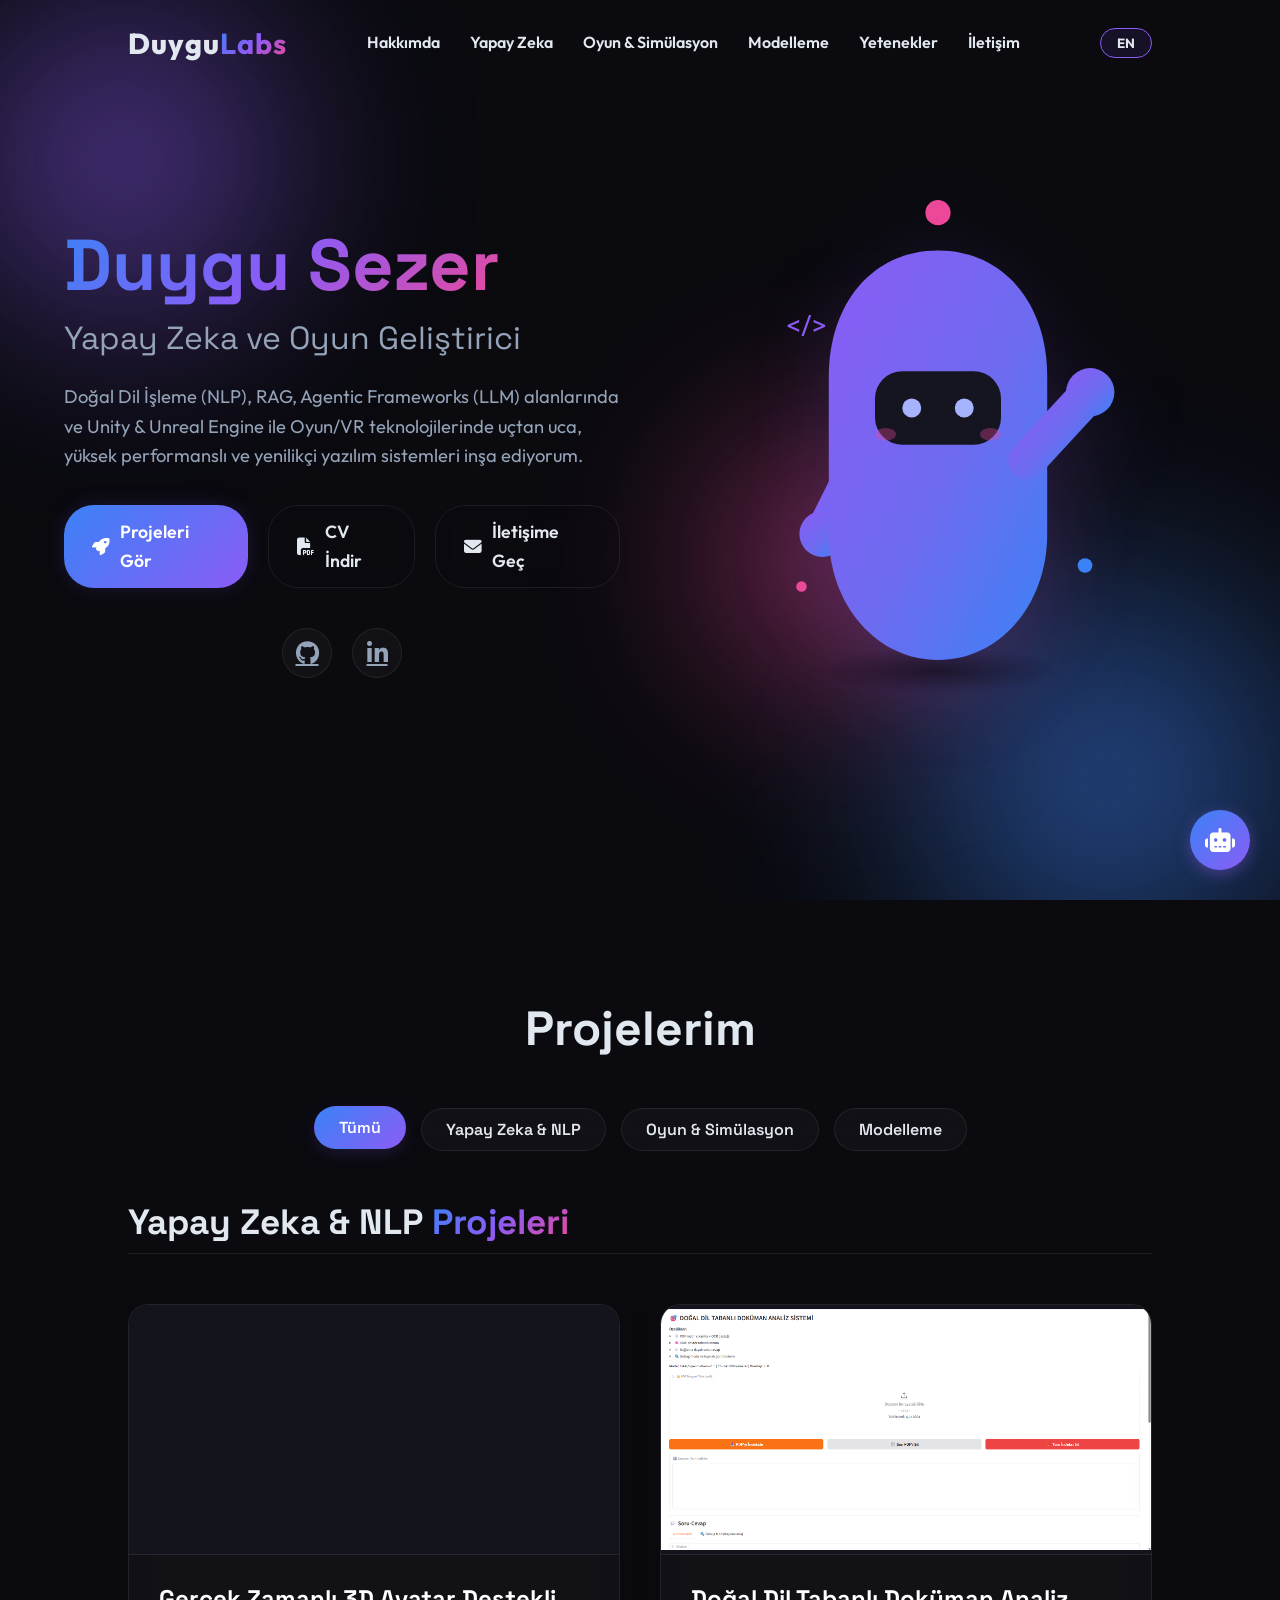
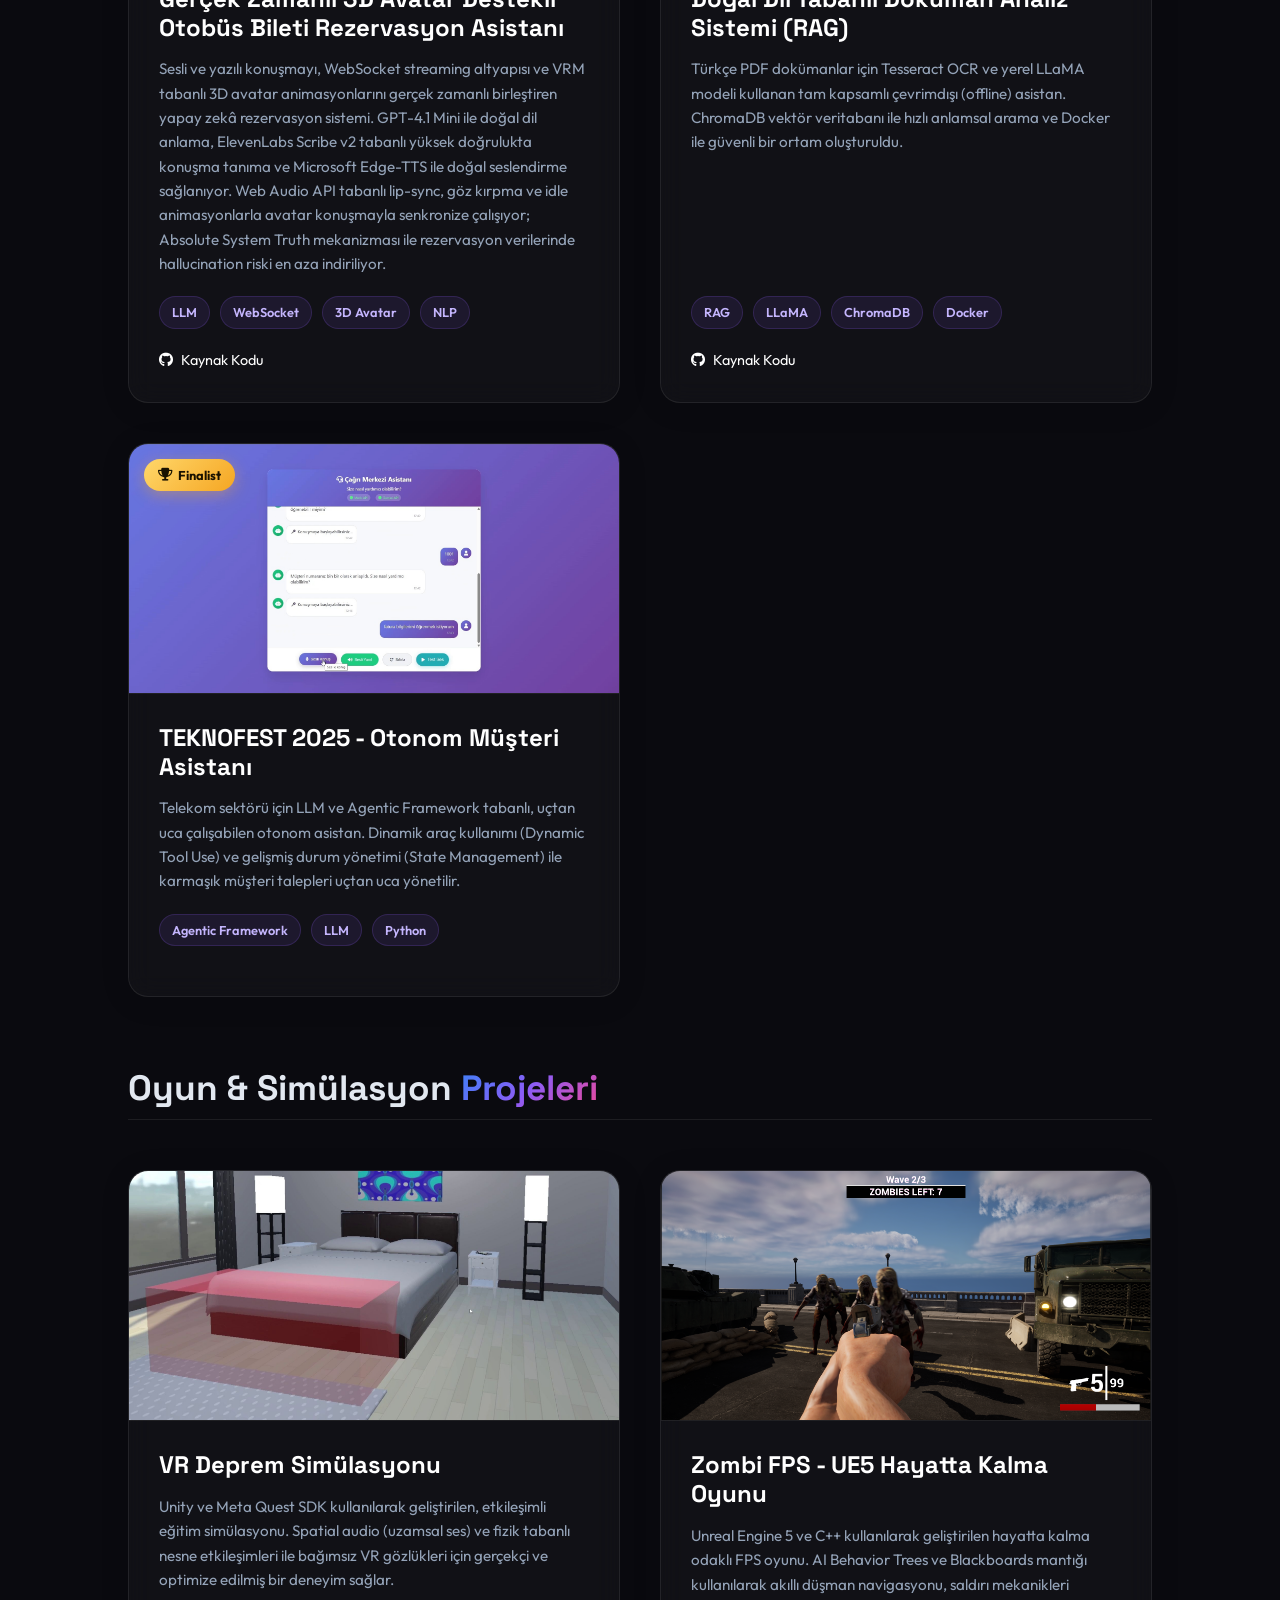
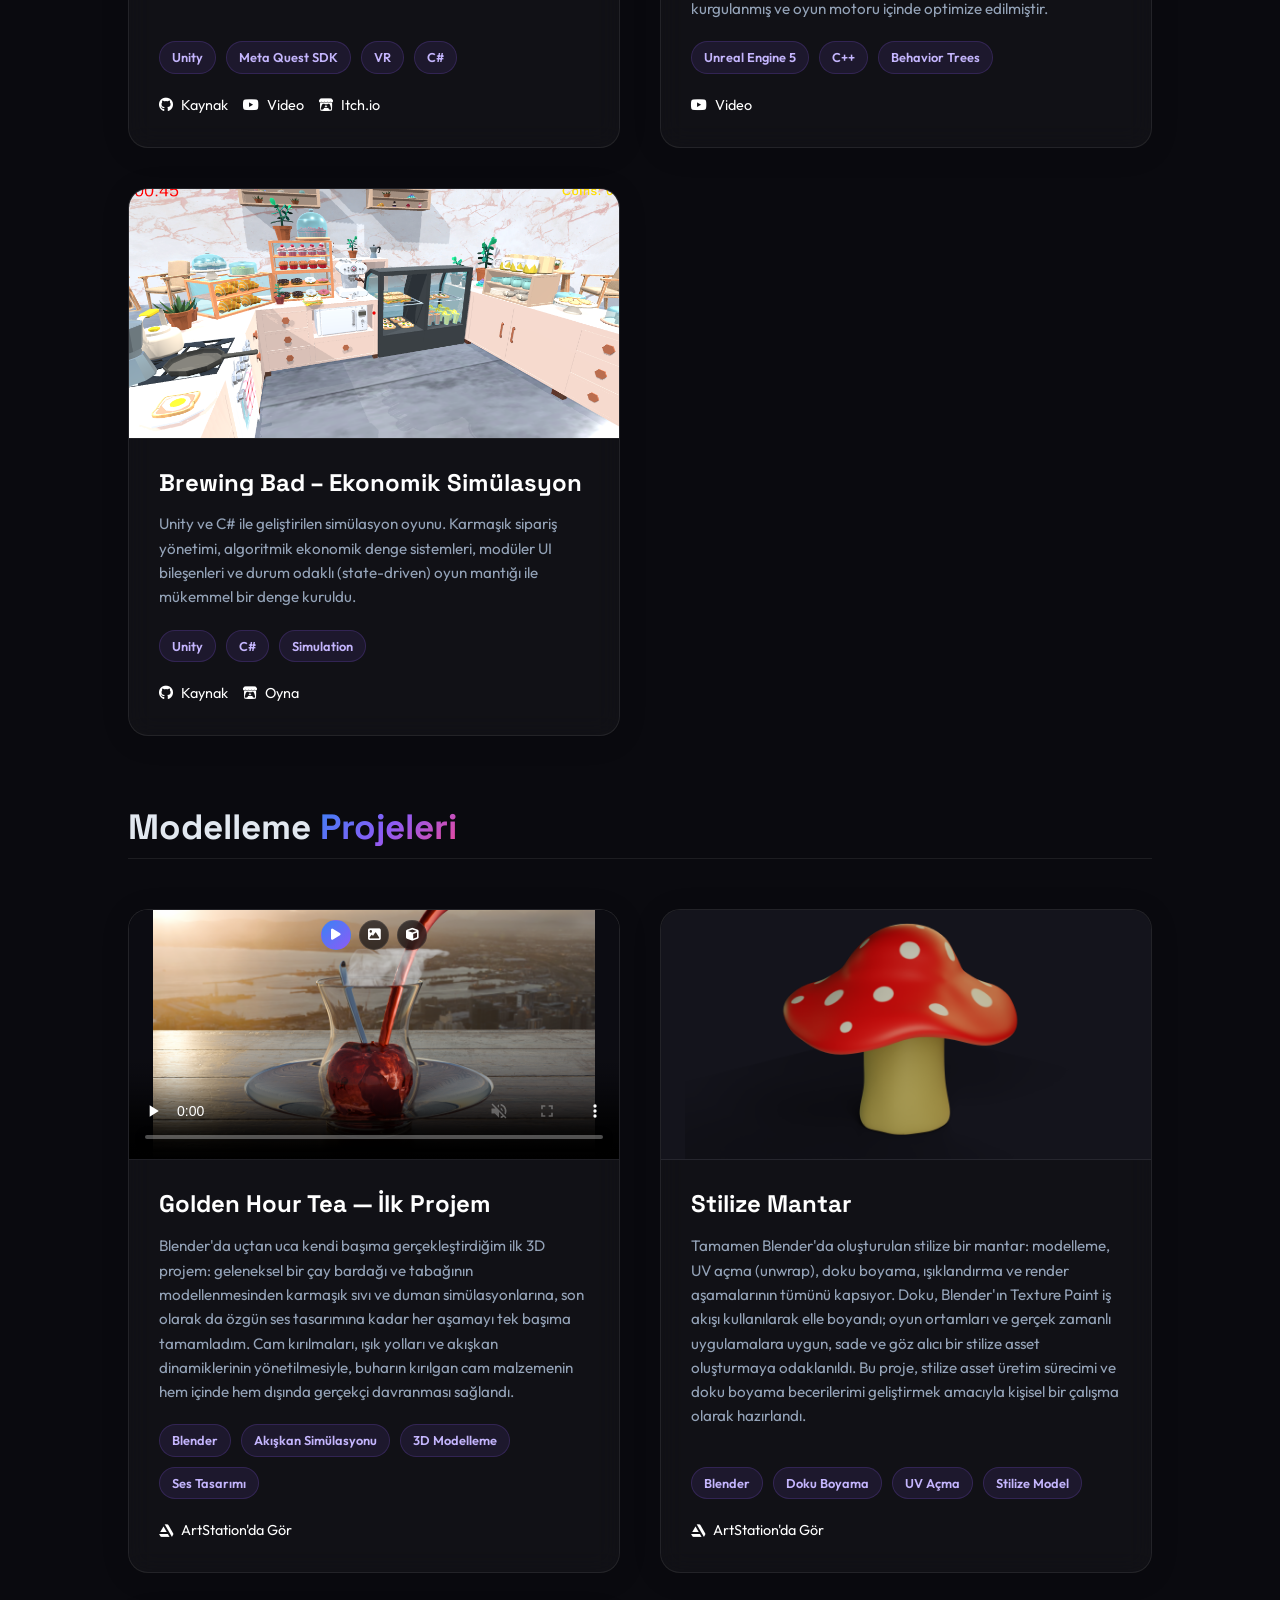
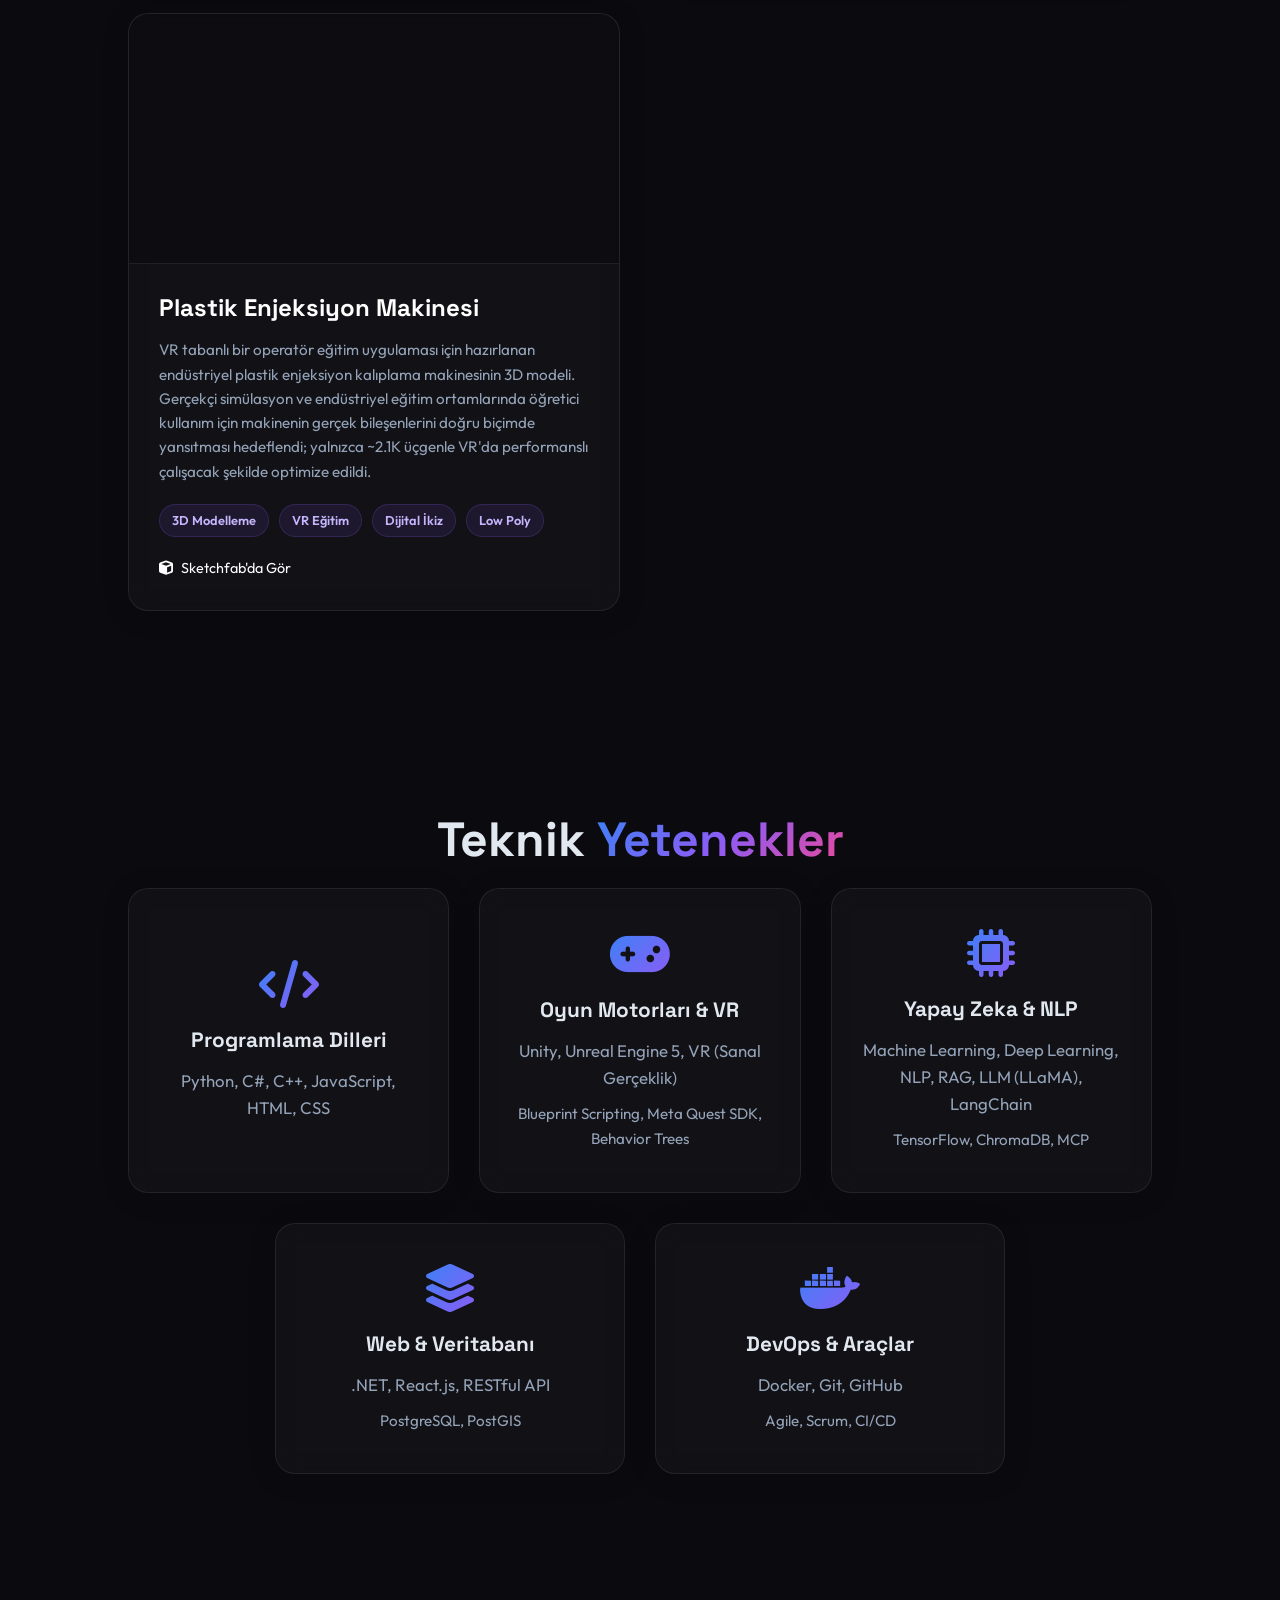
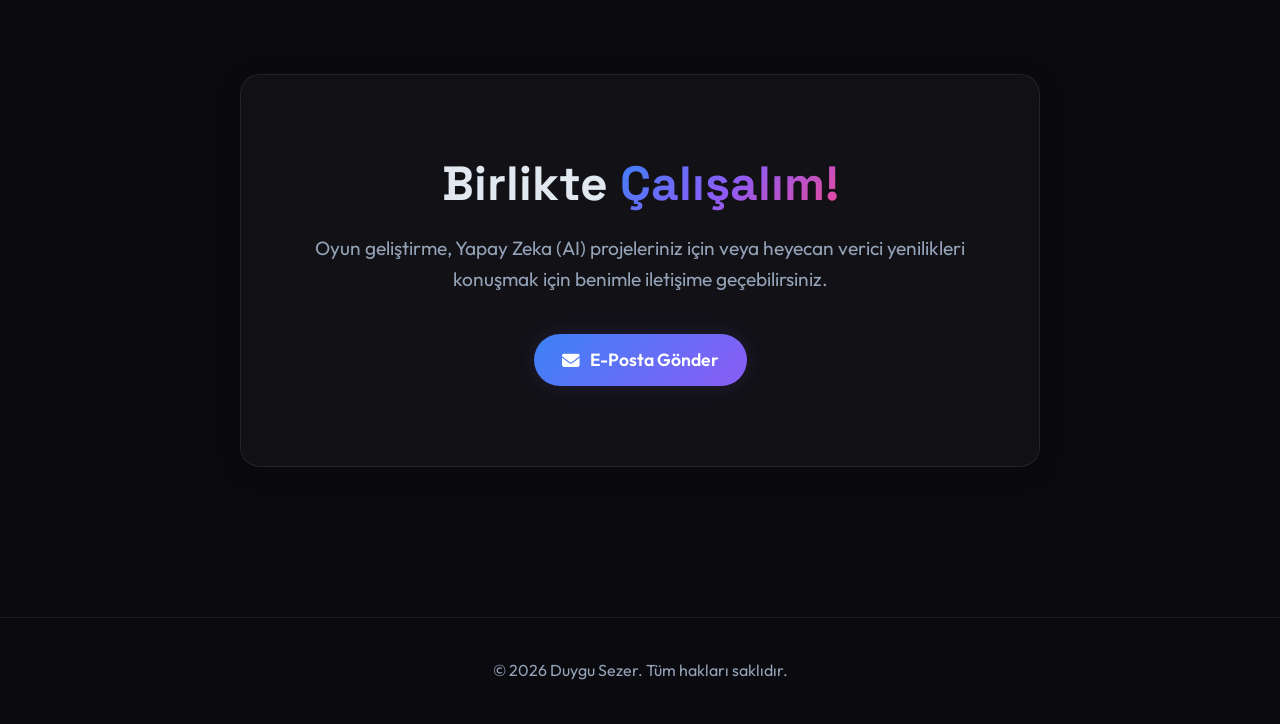
<file: index.html>
<!DOCTYPE html>
<html lang="tr">

<head>
    <meta charset="UTF-8">
    <meta name="viewport" content="width=device-width, initial-scale=1.0">
    <title>DuyguLabs | AI & Game Developer</title>
    <meta name="description" content="Duygu Sezer - Software Developer, AI & Game Dev Portfolio">
    <link rel="stylesheet" href="style.css">
    <link
        href="https://fonts.googleapis.com/css2?family=Outfit:wght@300;400;600;800&family=Space+Grotesk:wght@400;700&display=swap"
        rel="stylesheet">
    <!-- FontAwesome Library for clear icons -->
    <link rel="stylesheet" href="https://cdnjs.cloudflare.com/ajax/libs/font-awesome/6.5.1/css/all.min.css">
</head>

<body>
    <div class="background-effects">
        <div class="blob blob-1"></div>
        <div class="blob blob-2"></div>
        <div class="blob blob-3"></div>
    </div>

    <nav class="navbar">
        <div class="logo"><a href="#" style="color: inherit; text-decoration: none;">Duygu<span
                    class="gradient-text">Labs</span></a></div>
        <ul class="nav-links">
            <li><a href="#about" class="lang" data-key="nav_about">Hakkımda</a></li>
            <li><a href="#projects-ai" class="lang" data-key="nav_ai">Yapay Zeka</a></li>
            <li><a href="#projects-game" class="lang" data-key="nav_game">Oyun & Simülasyon</a></li>
            <li><a href="#projects-modeling" class="lang" data-key="nav_modeling">Modelleme</a></li>
            <li><a href="#skills" class="lang" data-key="nav_skills">Yetenekler</a></li>
            <li><a href="#contact" class="lang" data-key="nav_contact">İletişim</a></li>
        </ul>
        <!-- Language Switch / Mobile Menu -->
        <div class="nav-controls">
            <button id="lang-btn" class="lang-btn">EN</button>
            <button class="menu-btn" id="mobile-menu-btn"><i class="fa-solid fa-bars"></i></button>
        </div>
    </nav>
    <div class="mobile-nav" id="mobile-nav">
        <ul>
            <li><a href="#about" class="lang nav-link-mobile" data-key="nav_about">Hakkımda</a></li>
            <li><a href="#projects-ai" class="lang nav-link-mobile" data-key="nav_ai">Yapay Zeka</a></li>
            <li><a href="#projects-game" class="lang nav-link-mobile" data-key="nav_game">Oyun & Simülasyon</a></li>
            <li><a href="#projects-modeling" class="lang nav-link-mobile" data-key="nav_modeling">Modelleme</a></li>
            <li><a href="#skills" class="lang nav-link-mobile" data-key="nav_skills">Yetenekler</a></li>
            <li><a href="#contact" class="lang nav-link-mobile" data-key="nav_contact">İletişim</a></li>
        </ul>
    </div>

    <header class="hero" id="about">
        <div class="hero-container">
            <div class="hero-content">
                <h1 class="reveal-up"><span class="lang" data-key="hero_hi"></span> <span class="gradient-text">Duygu
                        Sezer</span></h1>
                <h2 class="reveal-up delay-1 lang hero-subtitle" data-key="hero_title">Yapay Zeka ve Oyun Geliştirici
                </h2>
                <p class="reveal-up delay-2 lang hero-desc" data-key="hero_desc">
                    Doğal Dil İşleme (NLP), RAG, Agentic Frameworks (LLM) alanlarında ve Unity & Unreal Engine ile
                    Oyun/VR
                    teknolojilerinde uçtan uca, yüksek performanslı ve yenilikçi yazılım sistemleri inşa ediyorum.
                </p>
                <div class="hero-buttons reveal-up delay-3">
                    <a href="#projects" class="btn primary-btn"><i class="fa-solid fa-rocket"></i> <span class="lang"
                            data-key="btn_projects">Projeleri Gör</span></a>
                    <a href="assets/CV_TR.pdf" id="cv-download-btn" target="_blank" class="btn secondary-btn"><i
                            class="fa-solid fa-file-pdf"></i> <span class="lang" data-key="btn_cv">CV İndir</span></a>
                    <a href="#contact" class="btn secondary-btn"><i class="fa-solid fa-envelope"></i> <span class="lang"
                            data-key="btn_contact">İletişime Geç</span></a>
                </div>
                <div class="social-links reveal-up delay-4">
                    <a href="https://github.com/duygusezr" target="_blank" aria-label="GitHub"><i
                            class="fa-brands fa-github"></i></a>
                    <a href="https://linkedin.com/in/duygusezrr" target="_blank" aria-label="LinkedIn"><i
                            class="fa-brands fa-linkedin-in"></i></a>
                </div>
            </div>
            <div class="hero-avatar" id="mascot-container">
                <svg class="mascot" viewBox="0 0 400 500" xmlns="http://www.w3.org/2000/svg" role="img"
                    aria-label="El sallayan stilize maskot karakteri">
                    <defs>
                        <linearGradient id="mascotBody" x1="0%" y1="0%" x2="100%" y2="100%">
                            <stop offset="0%" stop-color="#8b5cf6" />
                            <stop offset="55%" stop-color="#6d6bf0" />
                            <stop offset="100%" stop-color="#3b82f6" />
                        </linearGradient>
                        <radialGradient id="mascotShadow" cx="50%" cy="50%" r="50%">
                            <stop offset="0%" stop-color="#000000" stop-opacity="0.45" />
                            <stop offset="100%" stop-color="#000000" stop-opacity="0" />
                        </radialGradient>
                    </defs>

                    <ellipse class="mascot-shadow" cx="200" cy="460" rx="110" ry="22" fill="url(#mascotShadow)" />

                    <g class="mascot-float">
                        <!-- Static left arm resting on body -->
                        <line x1="120" y1="270" x2="90" y2="330" stroke="url(#mascotBody)" stroke-width="34"
                            stroke-linecap="round" />
                        <circle cx="90" cy="330" r="22" fill="url(#mascotBody)" />

                        <!-- Body -->
                        <path
                            d="M200,60 C262,60 304,110 304,180 L304,330 C304,398 258,450 200,450 C142,450 96,398 96,330 L96,180 C96,110 138,60 200,60 Z"
                            fill="url(#mascotBody)" />

                        <!-- Screen/visor -->
                        <rect x="140" y="175" width="120" height="70" rx="26" fill="#151522" />
                        <circle class="mascot-eye" cx="175" cy="210" r="9" fill="#a5b4fc" />
                        <circle class="mascot-eye" cx="225" cy="210" r="9" fill="#a5b4fc" />

                        <!-- Blush -->
                        <ellipse cx="150" cy="235" rx="10" ry="6" fill="#ec4899" opacity="0.35" />
                        <ellipse cx="250" cy="235" rx="10" ry="6" fill="#ec4899" opacity="0.35" />

                        <!-- Antenna -->
                        <line x1="200" y1="60" x2="200" y2="30" stroke="url(#mascotBody)" stroke-width="8"
                            stroke-linecap="round" />
                        <circle class="mascot-antenna" cx="200" cy="24" r="12" fill="#ec4899" />

                        <!-- Waving right arm -->
                        <g class="mascot-wave">
                            <line x1="285" y1="260" x2="345" y2="195" stroke="url(#mascotBody)" stroke-width="36"
                                stroke-linecap="round" />
                            <circle cx="345" cy="195" r="23" fill="url(#mascotBody)" />
                        </g>
                    </g>

                    <!-- Floating tech particles -->
                    <text class="mascot-particle particle-1" x="55" y="140" font-size="26"
                        fill="#8b5cf6">&lt;/&gt;</text>
                    <circle class="mascot-particle particle-2" cx="340" cy="360" r="7" fill="#3b82f6" />
                    <circle class="mascot-particle particle-3" cx="70" cy="380" r="5" fill="#ec4899" />
                </svg>
            </div>
        </div>
    </header>

    <main>
        <!-- Projects Section -->
        <section id="projects" class="section">
            <h2 class="section-title reveal-up"><span class="lang" data-key="projects_title">Projelerim</span> <span
                    class="gradient-text"></span></h2>

            <!-- Filter Options -->
            <div class="filter-container reveal-up delay-1">
                <button class="filter-btn active lang" data-filter="all" data-key="filter_all">Tümü</button>
                <button class="filter-btn lang" data-filter="ai" data-key="title_ai">Yapay Zeka & NLP</button>
                <button class="filter-btn lang" data-filter="game" data-key="title_game">Oyun & Simülasyon</button>
                <button class="filter-btn lang" data-filter="modeling" data-key="title_modeling">Modelleme</button>
            </div>

            <div class="grid-container" id="project-container">

                <!-- Category 1 Header -->
                <h3 class="category-header reveal-up filter-item ai"><span class="lang" data-key="title_ai">Yapay Zeka &
                        NLP</span> <span class="gradient-text lang" data-key="projects_suffix">Projeleri</span></h3>

                <!-- AI Project 1 -->
                <article class="project-card glass-panel filter-item ai">
                    <div class="project-image project-image-slider">
                        <img src="assets/reservation-assistant-1.png" alt="Otobüs Bileti Rezervasyon Asistanı - kadın avatar" class="slide slide-1">
                        <img src="assets/reservation-assistant-2.png" alt="Otobüs Bileti Rezervasyon Asistanı - erkek avatar" class="slide slide-2">
                    </div>
                    <div class="project-info">
                        <h3 class="lang" data-key="p_ela_title">Gerçek Zamanlı 3D Avatar Destekli Otobüs Bileti
                            Rezervasyon Asistanı</h3>
                        <p class="lang" data-key="p_ela_desc">Sesli ve yazılı konuşmayı, WebSocket streaming altyapısı
                            ve VRM tabanlı 3D avatar animasyonlarını gerçek zamanlı birleştiren yapay zekâ rezervasyon
                            sistemi. GPT-4.1 Mini ile doğal dil anlama, ElevenLabs Scribe v2 tabanlı yüksek doğrulukta
                            konuşma tanıma ve Microsoft Edge-TTS ile doğal seslendirme sağlanıyor. Web Audio API
                            tabanlı lip-sync, göz kırpma ve idle animasyonlarla avatar konuşmayla senkronize
                            çalışıyor; Absolute System Truth mekanizması ile rezervasyon verilerinde hallucination
                            riski en aza indiriliyor.</p>
                        <div class="tags">
                            <span>LLM</span><span>WebSocket</span><span>3D Avatar</span><span>NLP</span>
                        </div>
                        <div class="project-links">
                            <a href="https://github.com/duygusezr/Bus-Ticket-Booking-Agent"
                                target="_blank"><i class="fa-brands fa-github"></i> <span class="lang"
                                    data-key="link_source">Kaynak Kodu</span></a>
                        </div>
                    </div>
                </article>

                <!-- AI Project 2 -->
                <article class="project-card glass-panel filter-item ai">
                    <div class="project-image fit-contain">
                        <img src="assets/rag.png" alt="RAG Projesi">
                    </div>
                    <div class="project-info">
                        <h3 class="lang" data-key="p_rag_title">Doğal Dil Tabanlı Doküman Analiz Sistemi (RAG)</h3>
                        <p class="lang" data-key="p_rag_desc">Türkçe PDF dokümanlar için Tesseract OCR ve yerel LLaMA
                            modeli kullanan tam kapsamlı çevrimdışı (offline) asistan. ChromaDB vektör veritabanı ile
                            hızlı anlamsal arama ve Docker ile güvenli bir ortam oluşturuldu.</p>
                        <div class="tags">
                            <span>RAG</span><span>LLaMA</span><span>ChromaDB</span><span>Docker</span>
                        </div>
                        <div class="project-links">
                            <a href="https://github.com/duygusezr/dogal-dil-tabanli-dokuman-analiz-sistemi"
                                target="_blank"><i class="fa-brands fa-github"></i> <span class="lang"
                                    data-key="link_source">Kaynak Kodu</span></a>
                        </div>
                    </div>
                </article>

                <!-- AI Project 3 -->
                <article class="project-card glass-panel filter-item ai">
                    <div class="project-image">
                        <span class="project-badge"><i class="fa-solid fa-trophy"></i> <span class="lang"
                                data-key="badge_finalist">Finalist</span></span>
                        <img src="assets/teknofest_new.png" alt="Teknofest Otonom Asistan">
                    </div>
                    <div class="project-info">
                        <h3 class="lang" data-key="p_tekno_title">TEKNOFEST 2025 - Otonom Müşteri Asistanı</h3>
                        <p class="lang" data-key="p_tekno_desc">Telekom sektörü için LLM ve Agentic Framework tabanlı,
                            uçtan uca çalışabilen otonom asistan. Dinamik araç kullanımı (Dynamic Tool Use) ve gelişmiş
                            durum yönetimi (State Management) ile karmaşık müşteri talepleri uçtan uca yönetilir.</p>
                        <div class="tags">
                            <span>Agentic Framework</span><span>LLM</span><span>Python</span>
                        </div>
                    </div>
                </article>

                <!-- Category 2 Header -->
                <h3 class="category-header reveal-up filter-item game spacer-top"><span class="lang"
                        data-key="title_game">Oyun & Simülasyon</span> <span class="gradient-text lang" data-key="projects_suffix">Projeleri</span></h3>

                <!-- Game Project 4 -->
                <article class="project-card glass-panel filter-item game">
                    <div class="project-image">
                        <img src="assets/vr.jpg" alt="VR Deprem Simülasyonu">
                    </div>
                    <div class="project-info">
                        <h3 class="lang" data-key="p_vr_title">VR Deprem Simülasyonu</h3>
                        <p class="lang" data-key="p_vr_desc">Unity ve Meta Quest SDK kullanılarak geliştirilen,
                            etkileşimli eğitim simülasyonu. Spatial audio (uzamsal ses) ve fizik tabanlı nesne
                            etkileşimleri ile bağımsız VR gözlükleri için gerçekçi ve optimize edilmiş bir deneyim
                            sağlar.</p>
                        <div class="tags">
                            <span>Unity</span><span>Meta Quest SDK</span><span>VR</span><span>C#</span>
                        </div>
                        <div class="project-links">
                            <a href="https://github.com/duygusezr/AfetEgitimSimulasyonu" target="_blank"><i
                                    class="fa-brands fa-github"></i> <span class="lang"
                                    data-key="link_source">Kaynak</span></a>
                            <a href="https://www.youtube.com/watch?v=yyv5Vn0qmk8" target="_blank"><i
                                    class="fa-brands fa-youtube"></i> <span class="lang"
                                    data-key="link_video">Video</span></a>
                            <a href="https://duygusezrr.itch.io/afet-eitim-simlasyonu" target="_blank"><i
                                    class="fa-brands fa-itch-io"></i> Itch.io</a>
                        </div>
                    </div>
                </article>

                <!-- Game Project 5 -->
                <article class="project-card glass-panel filter-item game">
                    <div class="project-image">
                        <img src="assets/zombi.png" alt="Zombi FPS">
                    </div>
                    <div class="project-info">
                        <h3 class="lang" data-key="p_zombi_title">Zombi FPS - UE5 Hayatta Kalma Oyunu</h3>
                        <p class="lang" data-key="p_zombi_desc">Unreal Engine 5 ve C++ kullanılarak geliştirilen hayatta
                            kalma odaklı FPS oyunu. AI Behavior Trees ve Blackboards mantığı kullanılarak akıllı düşman
                            navigasyonu, saldırı mekanikleri kurgulanmış ve oyun motoru içinde optimize edilmiştir.</p>
                        <div class="tags">
                            <span>Unreal Engine 5</span><span>C++</span><span>Behavior Trees</span>
                        </div>
                        <div class="project-links">
                            <a href="https://www.youtube.com/watch?v=khJbdWV_m3I" target="_blank"><i
                                    class="fa-brands fa-youtube"></i> <span class="lang"
                                    data-key="link_video">Video</span></a>
                        </div>
                    </div>
                </article>

                <!-- Game Project 6 -->
                <article class="project-card glass-panel filter-item game">
                    <div class="project-image">
                        <img src="assets/brewing_bad.png" alt="Brewing Bad">
                    </div>
                    <div class="project-info">
                        <h3 class="lang" data-key="p_brewing_title">Brewing Bad – Ekonomik Simülasyon</h3>
                        <p class="lang" data-key="p_brewing_desc">Unity ve C# ile geliştirilen simülasyon oyunu.
                            Karmaşık sipariş yönetimi, algoritmik ekonomik denge sistemleri, modüler UI bileşenleri ve
                            durum odaklı (state-driven) oyun mantığı ile mükemmel bir denge kuruldu.</p>
                        <div class="tags">
                            <span>Unity</span><span>C#</span><span>Simulation</span>
                        </div>
                        <div class="project-links">
                            <a href="https://github.com/duygusezr/BrewingBadGame" target="_blank"><i
                                    class="fa-brands fa-github"></i> <span class="lang"
                                    data-key="link_source">Kaynak</span></a>
                            <a href="https://duygusezrr.itch.io/brewing-bad" target="_blank"><i
                                    class="fa-brands fa-itch-io"></i> <span class="lang"
                                    data-key="link_play">Oyna</span></a>
                        </div>
                    </div>
                </article>

                <!-- Category 3 Header -->
                <h3 class="category-header reveal-up filter-item modeling spacer-top"><span class="lang"
                        data-key="title_modeling">Modelleme</span> <span class="gradient-text lang" data-key="projects_suffix">Projeleri</span></h3>

                <!-- Modeling Project 1 -->
                <article class="project-card glass-panel filter-item modeling">
                    <div class="project-image tea-showcase">
                        <video class="tea-media active" data-tea="video" poster="assets/golden-hour-tea-pour.png"
                            muted loop playsinline preload="none" controls>
                            <source src="assets/golden-hour-tea.mp4" type="video/mp4">
                        </video>
                        <img class="tea-media" data-tea="render" src="assets/golden-hour-tea-pour.png"
                            alt="Golden Hour Tea - Final Render">
                        <img class="tea-media" data-tea="clay" src="assets/golden-hour-tea-clay.png"
                            alt="Golden Hour Tea - Modelleme (Clay Render)">
                        <div class="tea-tabs">
                            <button type="button" class="tea-tab active" data-tea-target="video"
                                title="Animasyon"><i class="fa-solid fa-play"></i></button>
                            <button type="button" class="tea-tab" data-tea-target="render"
                                title="Final Render"><i class="fa-solid fa-image"></i></button>
                            <button type="button" class="tea-tab" data-tea-target="clay"
                                title="Modelleme"><i class="fa-solid fa-cube"></i></button>
                        </div>
                    </div>
                    <div class="project-info">
                        <h3 class="lang" data-key="p_tea_title">Golden Hour Tea — İlk Projem</h3>
                        <p class="lang" data-key="p_tea_desc">Blender'da uçtan uca kendi başıma gerçekleştirdiğim ilk
                            3D projem: geleneksel bir çay bardağı ve tabağının modellenmesinden karmaşık sıvı ve duman
                            simülasyonlarına, son olarak da özgün ses tasarımına kadar her aşamayı tek başıma
                            tamamladım. Cam kırılmaları, ışık yolları ve akışkan dinamiklerinin yönetilmesiyle,
                            buharın kırılgan cam malzemenin hem içinde hem dışında gerçekçi davranması sağlandı.</p>
                        <div class="tags">
                            <span>Blender</span><span class="lang" data-key="tag_fluid_sim">Akışkan
                                Simülasyonu</span><span class="lang" data-key="tag_3d_modeling">3D Modelleme</span><span
                                class="lang" data-key="tag_sound_design">Ses Tasarımı</span>
                        </div>
                        <div class="project-links">
                            <a href="https://www.artstation.com/artwork/a0v8Q0" target="_blank"><i
                                    class="fa-brands fa-artstation"></i> <span class="lang"
                                    data-key="link_artstation">ArtStation'da Gör</span></a>
                        </div>
                    </div>
                </article>

                <!-- Modeling Project 2 -->
                <article class="project-card glass-panel filter-item modeling">
                    <div class="project-image fit-contain">
                        <img src="assets/stylized-mushroom.png" alt="Stylized Mushroom - Blender 3D Render">
                    </div>
                    <div class="project-info">
                        <h3 class="lang" data-key="p_mushroom_title">Stilize Mantar</h3>
                        <p class="lang" data-key="p_mushroom_desc">Tamamen Blender'da oluşturulan stilize bir mantar:
                            modelleme, UV açma (unwrap), doku boyama, ışıklandırma ve render aşamalarının tümünü
                            kapsıyor. Doku, Blender'ın Texture Paint iş akışı kullanılarak elle boyandı; oyun
                            ortamları ve gerçek zamanlı uygulamalara uygun, sade ve göz alıcı bir stilize asset
                            oluşturmaya odaklanıldı. Bu proje, stilize asset üretim sürecimi ve doku boyama
                            becerilerimi geliştirmek amacıyla kişisel bir çalışma olarak hazırlandı.</p>
                        <div class="tags">
                            <span>Blender</span><span class="lang" data-key="tag_texture_painting">Doku
                                Boyama</span><span class="lang" data-key="tag_uv_unwrapping">UV Açma</span><span
                                class="lang" data-key="tag_stylized_asset">Stilize Model</span>
                        </div>
                        <div class="project-links">
                            <a href="https://www.artstation.com/artwork/nJoWPK" target="_blank"><i
                                    class="fa-brands fa-artstation"></i> <span class="lang"
                                    data-key="link_artstation">ArtStation'da Gör</span></a>
                        </div>
                    </div>
                </article>

                <!-- Modeling Project 3 -->
                <article class="project-card glass-panel filter-item modeling">
                    <div class="project-image">
                        <iframe title="Plastic Injection Molding Machine"
                            src="https://sketchfab.com/models/7f7ad1772c10446f9b01f601ed9e3f5f/embed?ui_theme=dark&amp;dnt=1"
                            loading="lazy" allow="autoplay; fullscreen; xr-spatial-tracking"
                            allowfullscreen></iframe>
                    </div>
                    <div class="project-info">
                        <h3 class="lang" data-key="p_injection_title">Plastik Enjeksiyon Makinesi</h3>
                        <p class="lang" data-key="p_injection_desc">VR tabanlı bir operatör eğitim uygulaması için
                            hazırlanan endüstriyel plastik enjeksiyon kalıplama makinesinin 3D modeli. Gerçekçi
                            simülasyon ve endüstriyel eğitim ortamlarında öğretici kullanım için makinenin gerçek
                            bileşenlerini doğru biçimde yansıtması hedeflendi; yalnızca ~2.1K üçgenle VR'da
                            performanslı çalışacak şekilde optimize edildi.</p>
                        <div class="tags">
                            <span class="lang" data-key="tag_3d_modeling">3D Modelleme</span><span
                                class="lang" data-key="tag_vr_training">VR Eğitim</span><span
                                class="lang" data-key="tag_digital_twin">Dijital İkiz</span><span
                                class="lang" data-key="tag_low_poly">Low Poly</span>
                        </div>
                        <div class="project-links">
                            <a href="https://sketchfab.com/3d-models/plastic-injection-molding-machine-7f7ad1772c10446f9b01f601ed9e3f5f"
                                target="_blank"><i class="fa-solid fa-cube"></i> <span class="lang"
                                    data-key="link_sketchfab">Sketchfab'da Gör</span></a>
                        </div>
                    </div>
                </article>
            </div>
        </section>

        <!-- Skills Section -->
        <section id="skills" class="section">
            <h2 class="section-title reveal-up" style="margin-bottom: 20px;"><span class="lang"
                    data-key="skills_title">Teknik</span> <span class="gradient-text lang"
                    data-key="skills_accent">Yetenekler</span></h2>
            <div class="skills-grid">
                <div class="skill-card glass-panel reveal-up">
                    <i class="fa-solid fa-code"></i>
                    <h3 class="lang" data-key="s_lang_title">Programlama Dilleri</h3>
                    <p>Python, C#, C++, JavaScript, HTML, CSS</p>
                </div>
                <div class="skill-card glass-panel reveal-up delay-1">
                    <i class="fa-solid fa-gamepad"></i>
                    <h3 class="lang" data-key="s_game_title">Oyun Motorları & VR</h3>
                    <p>Unity, Unreal Engine 5, VR (Sanal Gerçeklik)</p>
                    <p class="sub-detail">Blueprint Scripting, Meta Quest SDK, Behavior Trees</p>
                </div>
                <div class="skill-card glass-panel reveal-up delay-2">
                    <i class="fa-solid fa-microchip"></i>
                    <h3 class="lang" data-key="s_ai_title">Yapay Zeka & NLP</h3>
                    <p>Machine Learning, Deep Learning, NLP, RAG, LLM (LLaMA), LangChain</p>
                    <p class="sub-detail">TensorFlow, ChromaDB, MCP</p>
                </div>
                <div class="skill-card glass-panel reveal-up delay-3">
                    <i class="fa-solid fa-layer-group"></i>
                    <h3 class="lang" data-key="s_web_title">Web & Veritabanı</h3>
                    <p>.NET, React.js, RESTful API</p>
                    <p class="sub-detail">PostgreSQL, PostGIS</p>
                </div>
                <div class="skill-card glass-panel reveal-up delay-4">
                    <i class="fa-brands fa-docker"></i>
                    <h3 class="lang" data-key="s_dev_title">DevOps & Araçlar</h3>
                    <p>Docker, Git, GitHub</p>
                    <p class="sub-detail">Agile, Scrum, CI/CD</p>
                </div>
            </div>
        </section>

        <!-- Contact Section -->
        <section id="contact" class="section">
            <div class="contact-box glass-panel reveal-up">
                <h2 class="lang" data-key="contact_title">Birlikte <span class="gradient-text">Çalışalım!</span></h2>
                <p class="lang" data-key="contact_desc">Oyun geliştirme, Yapay Zeka (AI) projeleriniz için veya heyecan
                    verici yenilikleri konuşmak için benimle iletişime geçebilirsiniz.</p>
                <div class="contact-methods">
                    <a href="mailto:sezerduygu465@gmail.com" class="btn primary-btn"><i
                            class="fa-solid fa-envelope"></i> <span class="lang" data-key="btn_mail">E-Posta
                            Gönder</span></a>
                </div>
            </div>
        </section>
    </main>

    <!-- Chatbot Widget -->
    <div class="chatbot-container">
        <button class="chatbot-toggle" id="chatbotToggle">
            <i class="fa-solid fa-robot"></i>
        </button>
        <div class="chatbot-window" id="chatbotWindow">
            <div class="chatbot-header">
                <div class="chatbot-title">
                    <i class="fa-solid fa-robot"></i> Duygu-Bot
                </div>
                <button class="chatbot-close" id="chatbotClose"><i class="fa-solid fa-xmark"></i></button>
            </div>
            <div class="chatbot-messages" id="chatbotMessages">
                <!-- Messages will be injected here via JS -->
            </div>
            <div class="chatbot-input-area">
                <input type="text" id="chatbotInput" class="chatbot-input" placeholder="Bana bir şey sorun..." />
                <button class="chatbot-send" id="chatbotSend"><i class="fa-solid fa-paper-plane"></i></button>
            </div>
        </div>
    </div>

    <footer>
        <p class="lang" data-key="footer_copy">&copy; 2026 Duygu Sezer. Tüm hakları saklıdır.</p>
    </footer>

    <script src="script.js"></script>
</body>

</html>
</file>
<file: style.css>
:root {
    --bg-color: #0a0a0f;
    --text-primary: #e2e8f0;
    --text-secondary: #94a3b8;
    --accent-color: #8b5cf6;
    --accent-secondary: #3b82f6;
    --glass-bg: rgba(255, 255, 255, 0.03);
    --glass-border: rgba(255, 255, 255, 0.08);
    --glow-spread: rgba(139, 92, 246, 0.15);

    font-family: 'Outfit', 'Space Grotesk', sans-serif;
}

* {
    margin: 0;
    padding: 0;
    box-sizing: border-box;
}

body {
    background-color: var(--bg-color);
    color: var(--text-primary);
    overflow-x: hidden;
    line-height: 1.6;
    scroll-behavior: smooth;
}

/* Background Effects */
.background-effects {
    position: fixed;
    top: 0;
    left: 0;
    width: 100vw;
    height: 100vh;
    z-index: -1;
    overflow: hidden;
    pointer-events: none;
}

.blob {
    position: absolute;
    filter: blur(80px);
    opacity: 0.6;
    border-radius: 50%;
    animation: float 20s infinite ease-in-out alternate;
}

.blob-1 {
    top: -10%;
    left: -10%;
    width: 500px;
    height: 500px;
    background: radial-gradient(circle, var(--accent-color) 0%, transparent 70%);
}

.blob-2 {
    bottom: -20%;
    right: -10%;
    width: 600px;
    height: 600px;
    background: radial-gradient(circle, var(--accent-secondary) 0%, transparent 70%);
    animation-delay: -5s;
}

.blob-3 {
    top: 40%;
    left: 50%;
    width: 400px;
    height: 400px;
    background: radial-gradient(circle, #ec4899 0%, transparent 70%);
    animation-delay: -10s;
}

@keyframes float {
    0% {
        transform: translate(0, 0) scale(1);
    }

    100% {
        transform: translate(100px, 50px) scale(1.2);
    }
}

/* Typography & Utilities */
h1,
h2,
h3 {
    font-family: 'Space Grotesk', sans-serif;
    line-height: 1.2;
}

.gradient-text {
    background: linear-gradient(135deg, var(--accent-secondary), var(--accent-color), #ec4899);
    -webkit-background-clip: text;
    background-clip: text;
    color: transparent;
    font-weight: bold;
}

.glass-panel {
    background: var(--glass-bg);
    backdrop-filter: blur(12px);
    border: 1px solid var(--glass-border);
    border-radius: 20px;
    box-shadow: 0 4px 30px rgba(0, 0, 0, 0.1);
}

.section {
    padding: 100px 10%;
    max-width: 1600px;
    margin: 0 auto;
}

.section-title {
    font-size: 3rem;
    margin-bottom: 50px;
    text-align: center;
}

/* Navbar */
.navbar {
    position: fixed;
    width: 100%;
    top: 0;
    display: flex;
    justify-content: space-between;
    align-items: center;
    padding: 20px 10%;
    z-index: 1000;
    transition: all 0.3s ease;
}

.navbar.scrolled {
    background: rgba(10, 10, 15, 0.8);
    backdrop-filter: blur(15px);
    border-bottom: 1px solid var(--glass-border);
    padding: 15px 10%;
}

.logo {
    font-size: 1.8rem;
    font-weight: 800;
    letter-spacing: 1px;
}

.nav-links {
    list-style: none;
    display: flex;
    gap: 30px;
}

.nav-links a {
    color: var(--text-primary);
    text-decoration: none;
    font-weight: 600;
    font-size: 1rem;
    transition: color 0.3s;
    position: relative;
}

.nav-links a::after {
    content: '';
    position: absolute;
    width: 0;
    height: 2px;
    background: var(--accent-color);
    left: 0;
    bottom: -5px;
    transition: width 0.3s;
}

.nav-links a:hover::after {
    width: 100%;
}

.nav-links a:hover {
    color: var(--accent-secondary);
}

/* Nav Controls (Language Toggle & Mobile Menu) */
.nav-controls {
    display: flex;
    align-items: center;
    gap: 15px;
}

.lang-btn {
    background: rgba(139, 92, 246, 0.1);
    border: 1px solid var(--accent-color);
    color: var(--text-primary);
    padding: 6px 16px;
    border-radius: 20px;
    cursor: pointer;
    font-weight: 700;
    transition: all 0.3s;
    font-family: 'Outfit', sans-serif;
}

.lang-btn:hover {
    background: var(--accent-color);
    color: white;
    box-shadow: 0 0 15px var(--glow-spread);
}

.menu-btn {
    display: none;
    background: transparent;
    color: white;
    font-size: 1.5rem;
    border: none;
    cursor: pointer;
}

.mobile-nav {
    display: none;
    position: fixed;
    top: 70px;
    left: 0;
    width: 100%;
    background: rgba(10, 10, 15, 0.95);
    backdrop-filter: blur(15px);
    padding: 20px;
    z-index: 999;
    border-bottom: 1px solid var(--glass-border);
}

.mobile-nav.open {
    display: block;
}

.mobile-nav ul {
    list-style: none;
    display: flex;
    flex-direction: column;
    gap: 20px;
    text-align: center;
}

.mobile-nav a {
    color: white;
    text-decoration: none;
    font-size: 1.2rem;
    font-weight: 600;
}

@media (max-width: 850px) {
    .nav-links {
        display: none;
    }

    .menu-btn {
        display: block;
    }
}

/* Hero Section */
.hero {
    min-height: 100vh;
    display: flex;
    align-items: center;
    justify-content: center;
    padding: 100px 5%;
    max-width: 1400px;
    margin: 0 auto;
}

.hero-container {
    display: flex;
    align-items: center;
    justify-content: space-between;
    width: 100%;
    gap: 40px;
}

.hero-content {
    flex: 1;
    text-align: left;
    max-width: 650px;
}

.hero-avatar {
    flex: 1;
    height: 600px;
    display: flex;
    justify-content: center;
    align-items: center;
    position: relative;
    z-index: 10;
}

/* Lightweight CSS/SVG mascot (replaces the old real-time 3D VRM avatar) */
.mascot {
    width: 100%;
    height: 100%;
    max-width: 420px;
    filter: drop-shadow(0 20px 40px var(--glow-spread));
}

.mascot-float {
    transform-box: fill-box;
    transform-origin: center;
    animation: mascotBob 4s ease-in-out infinite;
}

.mascot-shadow {
    transform-box: fill-box;
    transform-origin: center;
    animation: mascotShadowPulse 4s ease-in-out infinite;
}

.mascot-wave {
    transform-box: view-box;
    transform-origin: 285px 260px;
    animation: mascotWave 6s ease-in-out infinite;
}

.mascot-eye {
    transform-box: fill-box;
    transform-origin: center;
    animation: mascotBlink 5s ease-in-out infinite;
}

.mascot-antenna {
    transform-box: fill-box;
    transform-origin: center;
    animation: mascotPulse 2.5s ease-in-out infinite;
}

.mascot-particle {
    transform-box: fill-box;
    transform-origin: center;
    animation: mascotParticleFloat 5s ease-in-out infinite;
}

.particle-2 {
    animation-duration: 6s;
    animation-delay: -1.5s;
}

.particle-3 {
    animation-duration: 4.5s;
    animation-delay: -2.5s;
}

@keyframes mascotBob {

    0%,
    100% {
        transform: translateY(0);
    }

    50% {
        transform: translateY(-14px);
    }
}

@keyframes mascotShadowPulse {

    0%,
    100% {
        transform: scale(1);
        opacity: 0.5;
    }

    50% {
        transform: scale(0.82);
        opacity: 0.3;
    }
}

@keyframes mascotWave {

    0%,
    55%,
    100% {
        transform: rotate(0deg);
    }

    60% {
        transform: rotate(-22deg);
    }

    67% {
        transform: rotate(14deg);
    }

    74% {
        transform: rotate(-18deg);
    }

    81% {
        transform: rotate(10deg);
    }

    88% {
        transform: rotate(-8deg);
    }

    94% {
        transform: rotate(0deg);
    }
}

@keyframes mascotBlink {

    0%,
    92%,
    100% {
        transform: scaleY(1);
    }

    94% {
        transform: scaleY(0.1);
    }

    96% {
        transform: scaleY(1);
    }
}

@keyframes mascotPulse {

    0%,
    100% {
        opacity: 1;
    }

    50% {
        opacity: 0.65;
    }
}

@keyframes mascotParticleFloat {

    0%,
    100% {
        transform: translateY(0) rotate(0deg);
        opacity: 0.85;
    }

    50% {
        transform: translateY(-16px) rotate(-6deg);
        opacity: 1;
    }
}

@media (prefers-reduced-motion: reduce) {

    .mascot-float,
    .mascot-shadow,
    .mascot-wave,
    .mascot-eye,
    .mascot-antenna,
    .mascot-particle {
        animation: none;
    }
}

.hero h1 {
    font-size: 4.5rem;
    margin-bottom: 10px;
}

.hero h2 {
    font-size: 2rem;
    color: var(--text-secondary);
    font-weight: 400;
    margin-bottom: 25px;
}

.hero p {
    font-size: 1.15rem;
    color: var(--text-secondary);
    margin-bottom: 35px;
}

/* Buttons */
.btn {
    display: inline-flex;
    align-items: center;
    gap: 10px;
    padding: 12px 28px;
    border-radius: 30px;
    font-weight: 600;
    font-size: 1.1rem;
    text-decoration: none;
    transition: all 0.3s ease;
    cursor: pointer;
    border: none;
}

.primary-btn {
    background: linear-gradient(135deg, var(--accent-secondary), var(--accent-color));
    color: white;
    box-shadow: 0 0 20px var(--glow-spread);
}

.primary-btn:hover {
    transform: translateY(-3px) scale(1.05);
    box-shadow: 0 0 30px var(--accent-color);
}

.secondary-btn {
    background: transparent;
    color: var(--text-primary);
    border: 1px solid var(--glass-border);
    backdrop-filter: blur(10px);
}

.secondary-btn:hover {
    background: rgba(255, 255, 255, 0.05);
    border-color: var(--text-primary);
    transform: translateY(-3px);
}

.hero-buttons {
    display: flex;
    gap: 20px;
    justify-content: center;
    margin-bottom: 40px;
}

/* Social Links */
.social-links {
    display: flex;
    justify-content: center;
    gap: 20px;
}

.social-links a {
    color: var(--text-secondary);
    font-size: 1.5rem;
    transition: all 0.3s ease;
    display: flex;
    align-items: center;
    justify-content: center;
    width: 50px;
    height: 50px;
    border-radius: 50%;
    background: var(--glass-bg);
    border: 1px solid var(--glass-border);
}

.social-links a:hover {
    color: white;
    background: var(--accent-color);
    box-shadow: 0 0 20px var(--accent-color);
    transform: translateY(-5px);
}

/* Filter Controls */
.filter-container {
    display: flex;
    justify-content: center;
    gap: 15px;
    margin-bottom: 50px;
    flex-wrap: wrap;
}

.filter-btn {
    background: var(--glass-bg);
    border: 1px solid var(--glass-border);
    padding: 10px 24px;
    border-radius: 30px;
    color: var(--text-primary);
    cursor: pointer;
    backdrop-filter: blur(10px);
    transition: all 0.3s ease;
    font-family: 'Space Grotesk', sans-serif;
    font-size: 1rem;
    font-weight: 600;
}

.filter-btn:hover,
.filter-btn.active {
    background: linear-gradient(135deg, var(--accent-secondary), var(--accent-color));
    border-color: transparent;
    box-shadow: 0 5px 15px var(--glow-spread);
    transform: translateY(-2px);
    color: white;
}

/* Grid Layout */
.grid-container {
    display: grid;
    grid-template-columns: repeat(auto-fit, minmax(350px, 1fr));
    gap: 40px;
    justify-content: center;
}

/* Category Headers in Grid */
.category-header {
    grid-column: 1 / -1;
    /* Spans full width */
    font-size: 2.2rem;
    color: var(--text-primary);
    border-bottom: 1px solid var(--glass-border);
    padding-bottom: 10px;
    transition: all 0.4s ease;
    text-align: left;
    margin-bottom: 10px;
}

.category-header.spacer-top {
    margin-top: 30px;
}

/* Filtering Generic */
.filter-item {
    transition: transform 0.4s ease, opacity 0.4s ease;
    opacity: 1;
}

.filter-item.hide {
    display: none;
}

/* Project Cards */
.project-card {
    display: flex;
    flex-direction: column;
    overflow: hidden;
    position: relative;
    transform: scale(1);
}

.project-card:hover {
    transform: translateY(-10px) !important;
    box-shadow: 0 10px 40px rgba(0, 0, 0, 0.5), 0 0 20px var(--glow-spread);
    border-color: rgba(255, 255, 255, 0.2);
}

.project-image {
    width: 100%;
    height: 250px;
    overflow: hidden;
    position: relative;
    border-bottom: 1px solid var(--glass-border);
    display: flex;
    justify-content: center;
    align-items: center;
    background-color: rgba(0, 0, 0, 0.2);
}

.project-image img {
    width: 100%;
    height: 100%;
    object-fit: cover;
    object-position: center center;
    transition: transform 0.6s ease;
}

.project-image iframe {
    width: 100%;
    height: 100%;
    border: 0;
}

.project-card:hover .project-image img {
    transform: scale(1.05);
}

.project-image-slider {
    background-color: #14141c;
}

.fit-contain {
    background-color: #14141c;
}

.fit-contain img {
    object-fit: contain;
}

.tea-showcase {
    background-color: #0c0c12;
}

.project-badge {
    position: absolute;
    top: 15px;
    left: 15px;
    z-index: 2;
    display: flex;
    align-items: center;
    gap: 6px;
    padding: 6px 14px;
    font-size: 0.8rem;
    font-weight: 700;
    color: #1a1200;
    background: linear-gradient(135deg, #ffd76a, #f5a623);
    border-radius: 999px;
    box-shadow: 0 4px 15px rgba(245, 166, 35, 0.4);
}

.tea-showcase .tea-media {
    display: none;
    width: 100%;
    height: 100%;
    object-fit: contain;
}

.tea-showcase .tea-media.active {
    display: block;
}

.tea-showcase video.tea-media {
    background-color: #0c0c12;
}

.tea-tabs {
    position: absolute;
    top: 10px;
    left: 50%;
    transform: translateX(-50%);
    display: flex;
    gap: 8px;
    z-index: 2;
}

.tea-tab {
    width: 30px;
    height: 30px;
    display: flex;
    align-items: center;
    justify-content: center;
    font-size: 0.8rem;
    color: white;
    background: rgba(10, 10, 15, 0.65);
    border: 1px solid var(--glass-border);
    border-radius: 50%;
    padding: 0;
    cursor: pointer;
    backdrop-filter: blur(6px);
    transition: background 0.3s ease, border-color 0.3s ease, transform 0.2s ease;
}

.tea-tab:hover {
    background: rgba(30, 30, 40, 0.85);
    transform: scale(1.1);
}

.tea-tab.active {
    background: linear-gradient(135deg, var(--accent-secondary), var(--accent-color));
    border-color: transparent;
}

.project-image-slider .slide {
    position: absolute;
    top: 0;
    left: 0;
    opacity: 0;
    object-fit: contain;
    animation: elaSlideFade 8s infinite;
}

.project-image-slider .slide-1 {
    animation-delay: 0s;
}

.project-image-slider .slide-2 {
    animation-delay: 4s;
}

@keyframes elaSlideFade {
    0% { opacity: 0; }
    5% { opacity: 1; }
    45% { opacity: 1; }
    50% { opacity: 0; }
    100% { opacity: 0; }
}

.project-info {
    padding: 30px;
    display: flex;
    flex-direction: column;
    flex-grow: 1;
}

.project-info h3 {
    font-size: 1.5rem;
    margin-bottom: 15px;
    color: white;
}

.project-info p {
    color: var(--text-secondary);
    font-size: 0.95rem;
    margin-bottom: 20px;
    flex-grow: 1;
}

.tags {
    display: flex;
    flex-wrap: wrap;
    gap: 10px;
    margin-bottom: 20px;
}

.tags span {
    background: rgba(139, 92, 246, 0.1);
    color: #c4b5fd;
    padding: 5px 12px;
    border-radius: 20px;
    font-size: 0.8rem;
    font-weight: 600;
    border: 1px solid rgba(139, 92, 246, 0.2);
}

.project-links {
    display: flex;
    gap: 15px;
}

.project-links a {
    color: white;
    text-decoration: none;
    font-size: 0.9rem;
    display: flex;
    align-items: center;
    gap: 8px;
    transition: color 0.3s;
}

.project-links a:hover {
    color: var(--accent-secondary);
}

/* Skills */
.skills-grid {
    display: flex;
    flex-wrap: wrap;
    justify-content: center;
    gap: 30px;
}

.skill-card {
    flex: 1 1 250px;
    max-width: 350px;
    padding: 40px 30px;
    text-align: center;
    display: flex;
    flex-direction: column;
    align-items: center;
    justify-content: center;
    transition: all 0.3s ease;
}

.skill-card:hover {
    transform: translateY(-5px) !important;
    background: rgba(255, 255, 255, 0.06);
}

.skill-card i {
    font-size: 3rem;
    margin-bottom: 20px;
    background: linear-gradient(135deg, var(--accent-secondary), var(--accent-color));
    -webkit-background-clip: text;
    background-clip: text;
    color: transparent;
}

.skill-card h3 {
    font-size: 1.3rem;
    margin-bottom: 15px;
}

.skill-card p {
    color: var(--text-secondary);
    font-size: 1.05rem;
}

.skill-card .sub-detail {
    margin-top: 10px;
    font-size: 0.95rem;
    color: #94a3b8;
    /* matched with text-secondary so it's not too dark */
}

/* Contact Section */
.contact-box {
    text-align: center;
    padding: 80px 40px;
    max-width: 800px;
    margin: 0 auto;
}

.contact-box h2 {
    font-size: 3rem;
    margin-bottom: 20px;
}

.contact-box p {
    color: var(--text-secondary);
    font-size: 1.2rem;
    margin-bottom: 40px;
}

.contact-methods {
    display: flex;
    justify-content: center;
    gap: 20px;
}

/* Footer */
footer {
    text-align: center;
    padding: 40px;
    border-top: 1px solid var(--glass-border);
    margin-top: 50px;
    color: var(--text-secondary);
}

/* Animations */
.reveal-up {
    opacity: 0;
    transform: translateY(40px);
    transition: all 1s cubic-bezier(0.16, 1, 0.3, 1);
}

.reveal-up.active {
    opacity: 1;
    transform: translateY(0);
}

.delay-1 {
    transition-delay: 0.1s;
}

.delay-2 {
    transition-delay: 0.2s;
}

.delay-3 {
    transition-delay: 0.3s;
}

.delay-4 {
    transition-delay: 0.4s;
}

/* Responsive Updates */
@media (max-width: 768px) {
    .hero {
        padding-top: 100px;
        min-height: auto;
    }

    .hero-container {
        flex-direction: column;
        text-align: center;
        gap: 30px;
    }

    .hero-content {
        text-align: center;
        order: 2;
    }

    .hero-avatar {
        order: 1;
        width: 100%;
        height: 450px;
        margin-bottom: -40px;
    }

    .hero h1 {
        font-size: 2.8rem;
    }

    .hero h2 {
        font-size: 1.4rem;
    }

    .hero-buttons {
        flex-direction: column;
        width: 100%;
        max-width: 300px;
        margin: 0 auto 30px;
    }

    .btn {
        width: 100%;
        justify-content: center;
    }

    .section {
        padding: 60px 5%;
    }

    .contact-methods {
        flex-direction: column;
        width: 100%;
        max-width: 300px;
        margin: 0 auto;
    }
}

/* Chatbot Styles */
.chatbot-container {
    position: fixed;
    bottom: 30px;
    right: 30px;
    z-index: 9999;
    font-family: 'Space Grotesk', sans-serif;
}

.chatbot-toggle {
    width: 60px;
    height: 60px;
    border-radius: 50%;
    background: linear-gradient(135deg, var(--accent-secondary), var(--accent-color));
    color: white;
    border: none;
    font-size: 1.5rem;
    cursor: pointer;
    box-shadow: 0 4px 15px rgba(139, 92, 246, 0.4);
    transition: transform 0.3s ease, box-shadow 0.3s ease;
    display: flex;
    align-items: center;
    justify-content: center;
}

.chatbot-toggle:hover {
    transform: scale(1.1);
    box-shadow: 0 6px 20px rgba(139, 92, 246, 0.6);
}

.chatbot-window {
    position: absolute;
    bottom: 80px;
    right: 0;
    width: 350px;
    height: 450px;
    background: rgba(15, 15, 20, 0.95);
    backdrop-filter: blur(15px);
    border: 1px solid var(--glass-border);
    border-radius: 20px;
    display: flex;
    flex-direction: column;
    overflow: hidden;
    box-shadow: 0 10px 30px rgba(0, 0, 0, 0.5);
    transform: translateY(20px);
    opacity: 0;
    pointer-events: none;
    transition: all 0.3s cubic-bezier(0.175, 0.885, 0.32, 1.275);
}

.chatbot-window.active {
    transform: translateY(0);
    opacity: 1;
    pointer-events: all;
}

.chatbot-header {
    background: rgba(255, 255, 255, 0.05);
    padding: 15px 20px;
    display: flex;
    justify-content: space-between;
    align-items: center;
    border-bottom: 1px solid var(--glass-border);
}

.chatbot-title {
    font-weight: 700;
    display: flex;
    align-items: center;
    gap: 10px;
    color: var(--text-primary);
}

.chatbot-close {
    background: transparent;
    border: none;
    color: var(--text-secondary);
    font-size: 1.2rem;
    cursor: pointer;
    transition: color 0.3s;
}

.chatbot-close:hover {
    color: #ef4444;
}

.chatbot-messages {
    flex: 1;
    padding: 20px;
    overflow-y: auto;
    display: flex;
    flex-direction: column;
    gap: 15px;
}

/* Scrollbar for chatbot */
.chatbot-messages::-webkit-scrollbar {
    width: 6px;
}

.chatbot-messages::-webkit-scrollbar-track {
    background: transparent;
}

.chatbot-messages::-webkit-scrollbar-thumb {
    background: var(--glass-border);
    border-radius: 10px;
}

.chat-msg {
    max-width: 80%;
    padding: 10px 15px;
    border-radius: 15px;
    font-size: 0.9rem;
    line-height: 1.4;
    animation: popIn 0.3s ease forwards;
}

@keyframes popIn {
    from {
        opacity: 0;
        transform: scale(0.9) translateY(10px);
    }

    to {
        opacity: 1;
        transform: scale(1) translateY(0);
    }
}

.chat-msg.bot {
    background: rgba(255, 255, 255, 0.1);
    align-self: flex-start;
    border-bottom-left-radius: 2px;
    color: var(--text-primary);
}

.chat-msg.user {
    background: var(--accent-color);
    align-self: flex-end;
    border-bottom-right-radius: 2px;
    color: white;
}

.chatbot-input-area {
    padding: 15px;
    border-top: 1px solid var(--glass-border);
    display: flex;
    gap: 10px;
}

.chatbot-input {
    flex: 1;
    background: rgba(0, 0, 0, 0.3);
    border: 1px solid var(--glass-border);
    border-radius: 20px;
    padding: 10px 15px;
    color: var(--text-primary);
    font-family: 'Outfit', sans-serif;
    outline: none;
    transition: border-color 0.3s;
}

.chatbot-input:focus {
    border-color: var(--accent-color);
}

.chatbot-send {
    background: var(--accent-color);
    color: white;
    border: none;
    border-radius: 50%;
    width: 40px;
    height: 40px;
    cursor: pointer;
    transition: background 0.3s;
    display: flex;
    align-items: center;
    justify-content: center;
}

.chatbot-send:hover {
    background: var(--accent-secondary);
}

@media (max-width: 768px) {
    .chatbot-window {
        width: 300px;
        right: -10px;
    }
}
</file>
